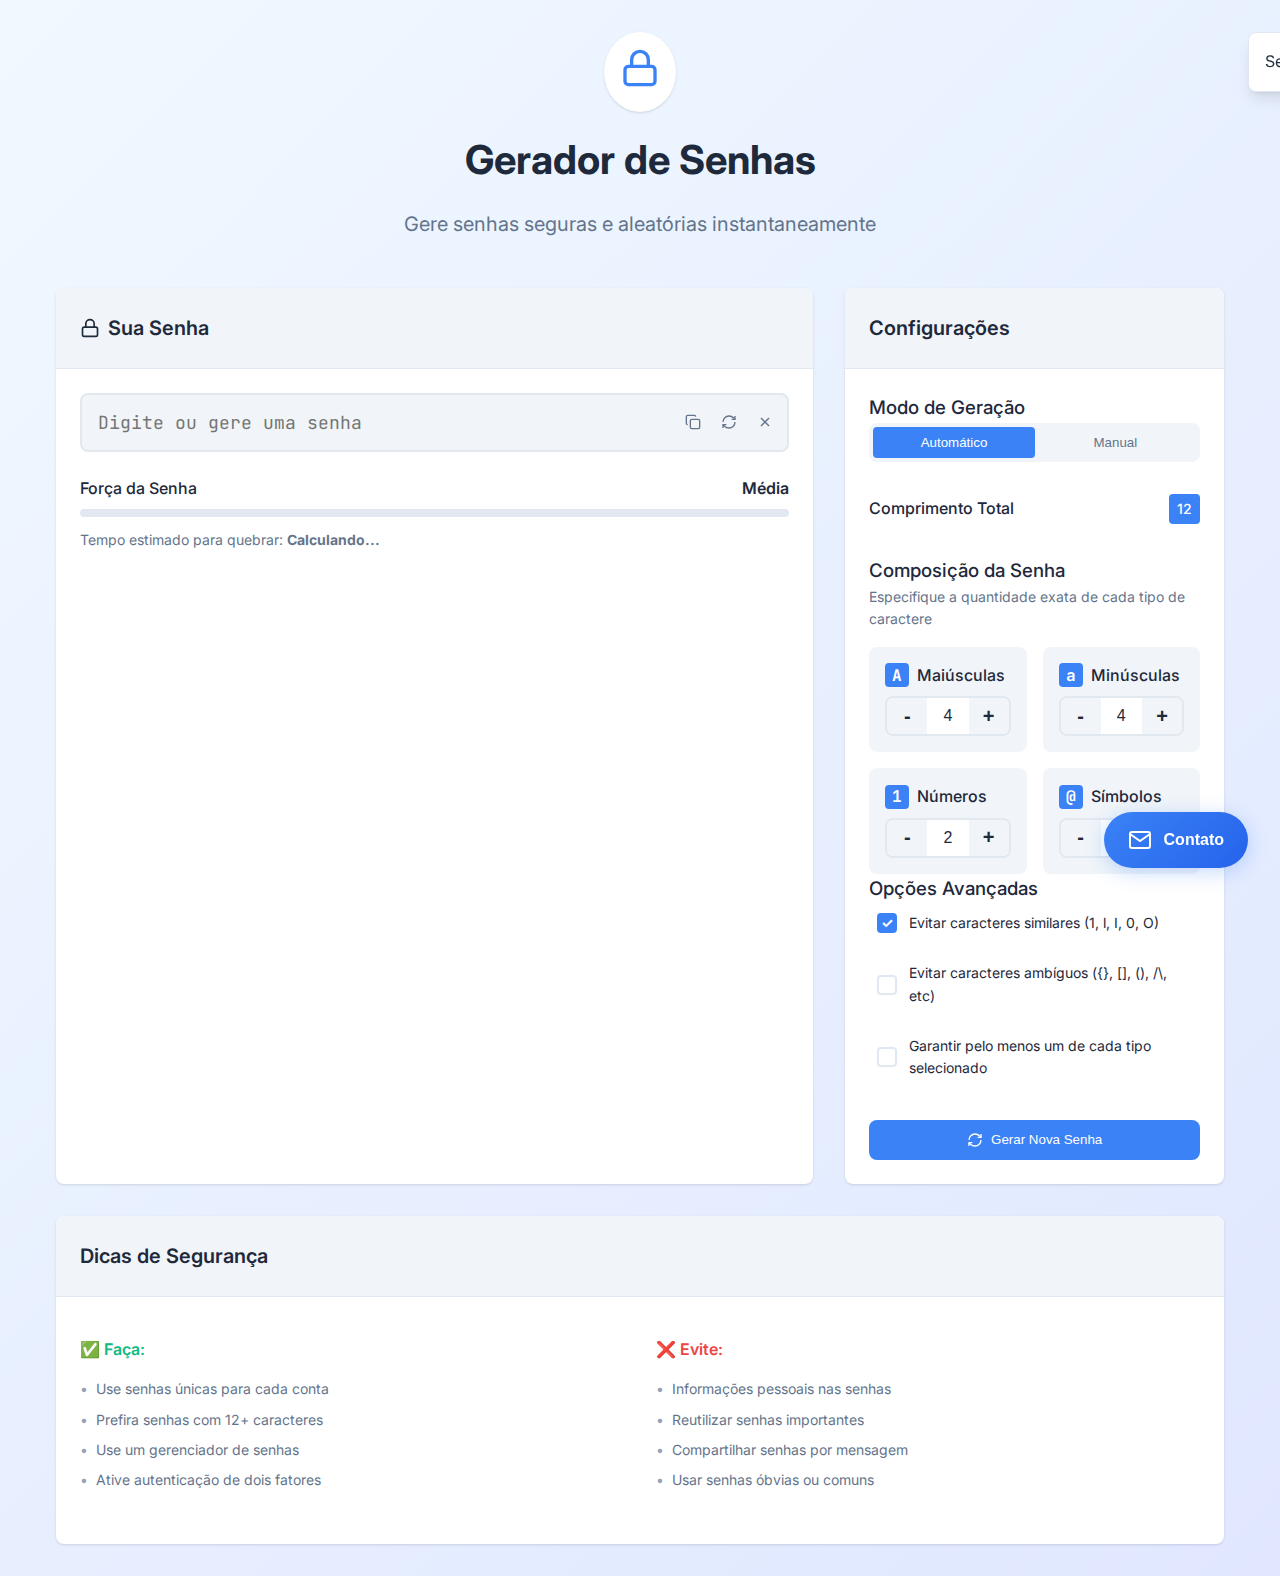
<file: index.html>
<!DOCTYPE html>
<html lang="pt-BR">
<head>
    <meta charset="UTF-8">
    <meta name="viewport" content="width=device-width, initial-scale=1.0">
    <title>Gerador de Senhas Seguras</title>
    <link rel="stylesheet" href="styles.css">
    <link href="https://fonts.googleapis.com/css2?family=Inter:wght@300;400;500;600;700&family=JetBrains+Mono:wght@400;500&display=swap" rel="stylesheet">
</head>
<body>
    <div class="container">
      
        <header class="header">
            <div class="header-content">
                <div class="header-icon">
                    <svg width="40" height="40" viewBox="0 0 24 24" fill="none" stroke="currentColor" stroke-width="2">
                        <rect width="18" height="11" x="3" y="11" rx="2" ry="2"/>
                        <path d="M7 11V7a5 5 0 0 1 10 0v4"/>
                    </svg>
                </div>
                <h1 class="header-title">Gerador de Senhas</h1>
                <p class="header-subtitle">Gere senhas seguras e aleatórias instantaneamente</p>
            </div>
        </header>

        
        <main class="main-content">
            
            <section class="password-card">
                <div class="card-header">
                    <h2 class="card-title">
                        <svg width="20" height="20" viewBox="0 0 24 24" fill="none" stroke="currentColor" stroke-width="2">
                            <rect width="18" height="11" x="3" y="11" rx="2" ry="2"/>
                            <path d="M7 11V7a5 5 0 0 1 10 0v4"/>
                        </svg>
                        Sua Senha
                    </h2>
                </div>
                <div class="card-content">
                    <div class="password-input-container">
                        <input 
                            type="text" 
                            id="password-display" 
                            class="password-input" 
                            placeholder="Digite ou gere uma senha"
                            aria-label="Campo de senha - digite ou gere uma senha"
                        >
                        <div class="password-actions">
                            <button 
                                id="copy-btn" 
                                class="action-btn" 
                                title="Copiar senha"
                                aria-label="Copiar senha para área de transferência"
                            >
                                <svg width="16" height="16" viewBox="0 0 24 24" fill="none" stroke="currentColor" stroke-width="2">
                                    <rect width="14" height="14" x="8" y="8" rx="2" ry="2"/>
                                    <path d="M4 16c-1.1 0-2-.9-2-2V4c0-1.1.9-2 2-2h10c1.1 0 2 .9 2 2"/>
                                </svg>
                            </button>
                            <button 
                                id="generate-btn" 
                                class="action-btn" 
                                title="Gerar nova senha"
                                aria-label="Gerar nova senha"
                            >
                                <svg width="16" height="16" viewBox="0 0 24 24" fill="none" stroke="currentColor" stroke-width="2">
                                    <path d="M3 12a9 9 0 0 1 9-9 9.75 9.75 0 0 1 6.74 2.74L21 8"/>
                                    <path d="M21 3v5h-5"/>
                                    <path d="M21 12a9 9 0 0 1-9 9 9.75 9.75 0 0 1-6.74-2.74L3 16"/>
                                    <path d="M8 16H3v5"/>
                                </svg>
                            </button>
                            <button 
                                id="clear-btn" 
                                class="action-btn" 
                                title="Limpar senha"
                                aria-label="Limpar campo de senha"
                            >
                                <svg width="16" height="16" viewBox="0 0 24 24" fill="none" stroke="currentColor" stroke-width="2">
                                    <path d="M18 6L6 18"/>
                                    <path d="M6 6l12 12"/>
                                </svg>
                            </button>
                        </div>
                    </div>

                    <div class="strength-container">
                        <div class="strength-header">
                            <span class="strength-label">Força da Senha</span>
                            <span id="strength-text" class="strength-value">Média</span>
                        </div>
                        <div class="strength-bar">
                            <div id="strength-fill" class="strength-fill" role="progressbar" aria-valuenow="50" aria-valuemin="0" aria-valuemax="100"></div>
                        </div>
                        <p id="crack-time" class="crack-time">Tempo estimado para quebrar: <strong>Calculando...</strong></p>
                    </div>
                </div>
            </section>

            <section class="settings-card">
                <div class="card-header">
                    <h2 class="card-title">Configurações</h2>
                </div>
                <div class="card-content">
                    <div class="setting-group">
                        <h3 class="setting-label">Modo de Geração</h3>
                        <div class="mode-toggle">
                            <button id="auto-mode" class="mode-btn active">Automático</button>
                            <button id="manual-mode" class="mode-btn">Manual</button>
                        </div>
                    </div>

                    <div id="auto-settings" class="mode-settings">
                        <div class="setting-group">
                            <div class="setting-header">
                                <label class="setting-label">Comprimento Total</label>
                                <span id="total-length" class="setting-value">12</span>
                            </div>
                        </div>

                    
                        <div class="setting-group">
                            <h3 class="setting-label">Composição da Senha</h3>
                            <p class="setting-description">Especifique a quantidade exata de cada tipo de caractere</p>
                            
                            <div class="char-inputs">
                                <div class="char-input-group">
                                    <label for="uppercase-count" class="char-label">
                                        <span class="char-icon">A</span>
                                        Maiúsculas
                                    </label>
                                    <div class="number-input">
                                        <button type="button" class="number-btn minus" data-target="uppercase-count">-</button>
                                        <input type="number" id="uppercase-count" class="char-count" value="4" min="0" max="50" aria-label="Quantidade de letras maiúsculas">
                                        <button type="button" class="number-btn plus" data-target="uppercase-count">+</button>
                                    </div>
                                </div>
                                
                                <div class="char-input-group">
                                    <label for="lowercase-count" class="char-label">
                                        <span class="char-icon">a</span>
                                        Minúsculas
                                    </label>
                                    <div class="number-input">
                                        <button type="button" class="number-btn minus" data-target="lowercase-count">-</button>
                                        <input type="number" id="lowercase-count" class="char-count" value="4" min="0" max="50" aria-label="Quantidade de letras minúsculas">
                                        <button type="button" class="number-btn plus" data-target="lowercase-count">+</button>
                                    </div>
                                </div>
                                
                                <div class="char-input-group">
                                    <label for="numbers-count" class="char-label">
                                        <span class="char-icon">1</span>
                                        Números
                                    </label>
                                    <div class="number-input">
                                        <button type="button" class="number-btn minus" data-target="numbers-count">-</button>
                                        <input type="number" id="numbers-count" class="char-count" value="2" min="0" max="50" aria-label="Quantidade de números">
                                        <button type="button" class="number-btn plus" data-target="numbers-count">+</button>
                                    </div>
                                </div>
                                
                                <div class="char-input-group">
                                    <label for="symbols-count" class="char-label">
                                        <span class="char-icon">@</span>
                                        Símbolos
                                    </label>
                                    <div class="number-input">
                                        <button type="button" class="number-btn minus" data-target="symbols-count">-</button>
                                        <input type="number" id="symbols-count" class="char-count" value="2" min="0" max="50" aria-label="Quantidade de símbolos">
                                        <button type="button" class="number-btn plus" data-target="symbols-count">+</button>
                                    </div>
                                </div>
                            </div>
                        </div>
                    </div>

                    <div id="manual-settings" class="mode-settings" style="display: none;">
                        <div class="setting-group">
                            <h3 class="setting-label">Modo Manual</h3>
                            <p class="setting-description">Digite sua própria senha no campo acima. A análise de força será feita automaticamente.</p>
                        </div>
                    </div>

                    <div class="setting-group">
                        <h3 class="setting-label">Opções Avançadas</h3>
                        <div class="checkbox-group">
                            <label class="checkbox-item">
                                <input type="checkbox" id="avoid-similar" checked>
                                <span class="checkmark"></span>
                                <span class="checkbox-label">Evitar caracteres similares (1, l, I, 0, O)</span>
                            </label>
                            <label class="checkbox-item">
                                <input type="checkbox" id="avoid-ambiguous">
                                <span class="checkmark"></span>
                                <span class="checkbox-label">Evitar caracteres ambíguos ({}, [], (), /\, etc)</span>
                            </label>
                            <label class="checkbox-item">
                                <input type="checkbox" id="ensure-each-type">
                                <span class="checkmark"></span>
                                <span class="checkbox-label">Garantir pelo menos um de cada tipo selecionado</span>
                            </label>
                        </div>
                    </div>

                    <div id="error-message" class="error-message" role="alert" style="display: none;">
                        Selecione pelo menos um caractere
                    </div>

                    <button id="generate-new-btn" class="generate-btn">
                        <svg width="16" height="16" viewBox="0 0 24 24" fill="none" stroke="currentColor" stroke-width="2">
                            <path d="M3 12a9 9 0 0 1 9-9 9.75 9.75 0 0 1 6.74 2.74L21 8"/>
                            <path d="M21 3v5h-5"/>
                            <path d="M21 12a9 9 0 0 1-9 9 9.75 9.75 0 0 1-6.74-2.74L3 16"/>
                            <path d="M8 16H3v5"/>
                        </svg>
                        Gerar Nova Senha
                    </button>
                </div>
            </section>
        </main>

        <section class="tips-card">
            <div class="card-header">
                <h2 class="card-title">Dicas de Segurança</h2>
            </div>
            <div class="card-content">
                <div class="tips-grid">
                    <div class="tips-column">
                        <h4 class="tips-title good">✅ Faça:</h4>
                        <ul class="tips-list">
                            <li>Use senhas únicas para cada conta</li>
                            <li>Prefira senhas com 12+ caracteres</li>
                            <li>Use um gerenciador de senhas</li>
                            <li>Ative autenticação de dois fatores</li>
                        </ul>
                    </div>
                    <div class="tips-column">
                        <h4 class="tips-title bad">❌ Evite:</h4>
                        <ul class="tips-list">
                            <li>Informações pessoais nas senhas</li>
                            <li>Reutilizar senhas importantes</li>
                            <li>Compartilhar senhas por mensagem</li>
                            <li>Usar senhas óbvias ou comuns</li>
                        </ul>
                    </div>
                </div>
            </div>
        </section>

        <div id="toast" class="toast" role="alert" aria-live="polite">
            <div class="toast-content">
                <span id="toast-message">Senha copiada!</span>
                <button id="toast-close" class="toast-close" aria-label="Fechar notificação">×</button>
            </div>
        </div>
    </div>

    <div class="floating-contact">
        <button class="floating-contact-btn" onclick="window.location.href='contato.html'" aria-label="Entre em contato">
            <svg width="24" height="24" viewBox="0 0 24 24" fill="none" stroke="currentColor" stroke-width="2">
                <path d="M4 4h16c1.1 0 2 .9 2 2v12c0 1.1-.9 2-2 2H4c-1.1 0-2-.9-2-2V6c0-1.1.9-2 2-2z"/>
                <polyline points="22,6 12,13 2,6"/>
            </svg>
            <span class="floating-contact-text">Contato</span>
        </button>
    </div>

    <script src="xn.js"></script>
</body>
</html>
</file>
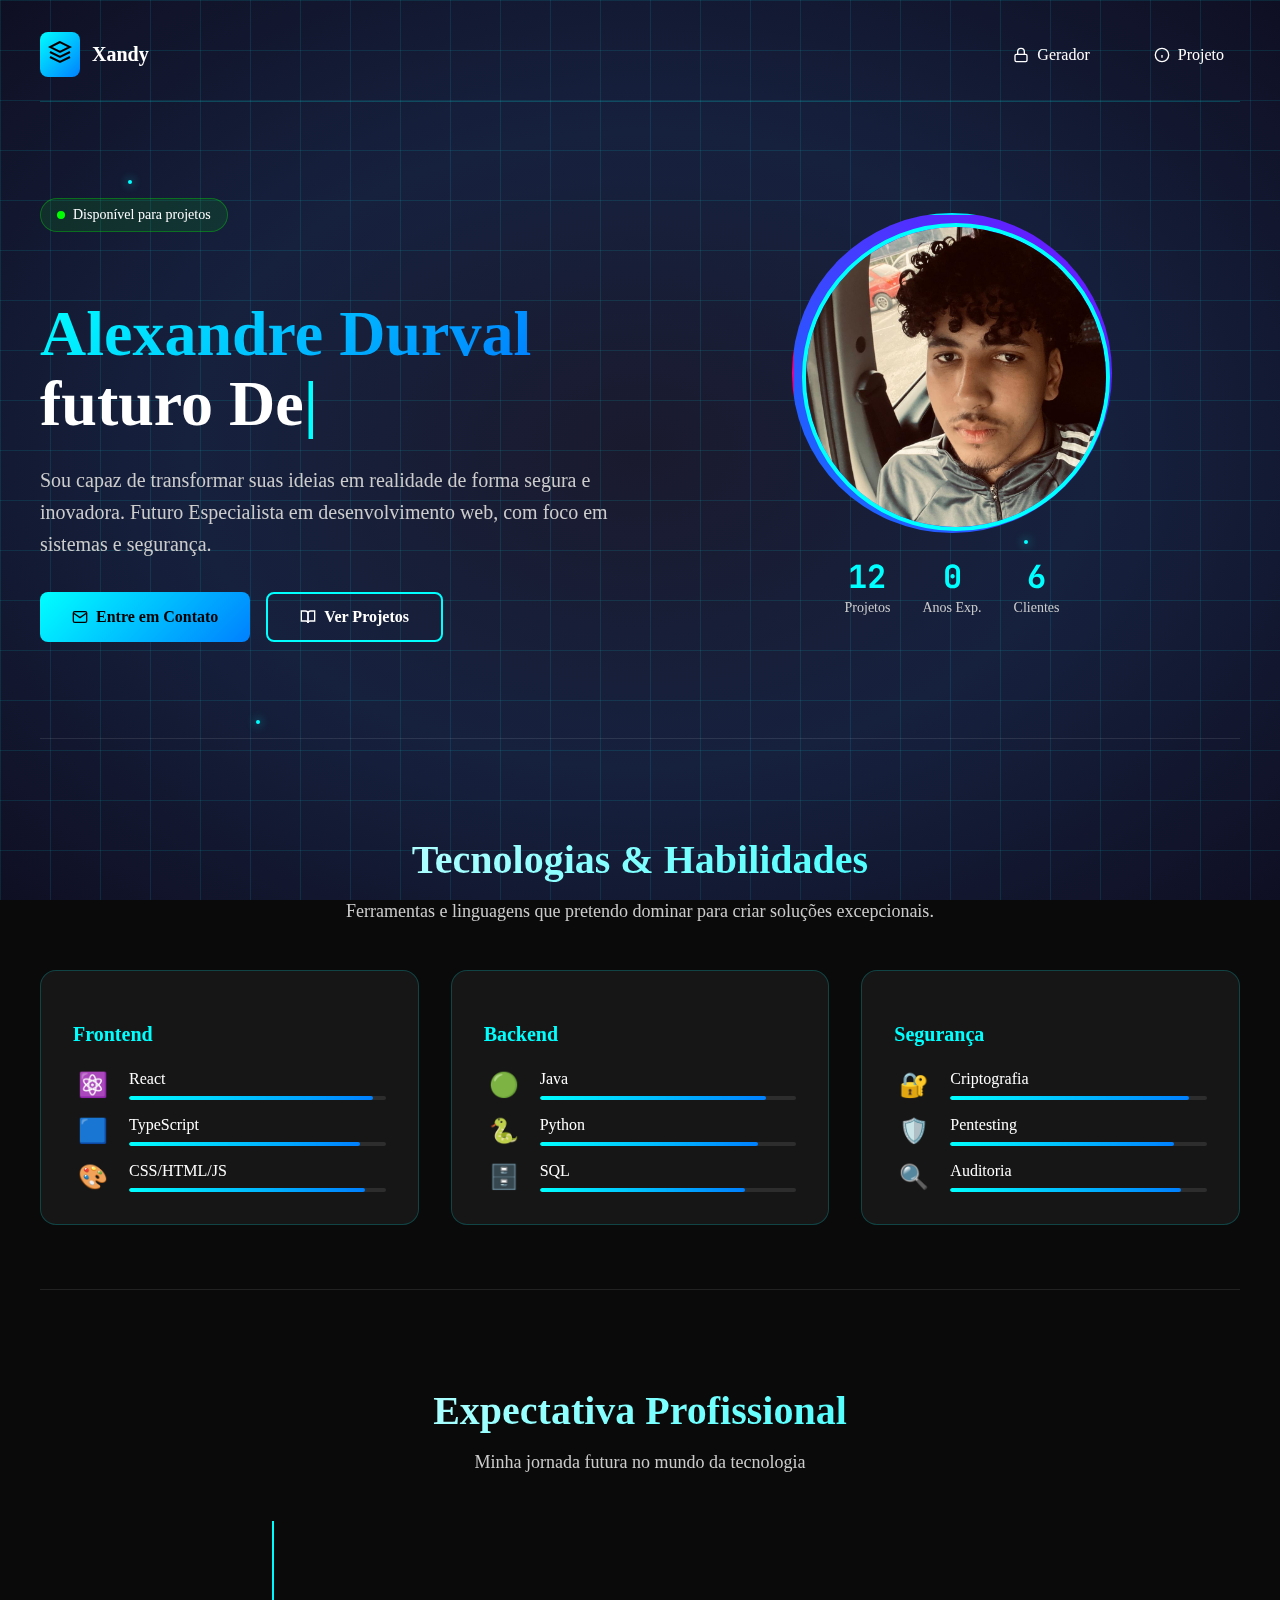
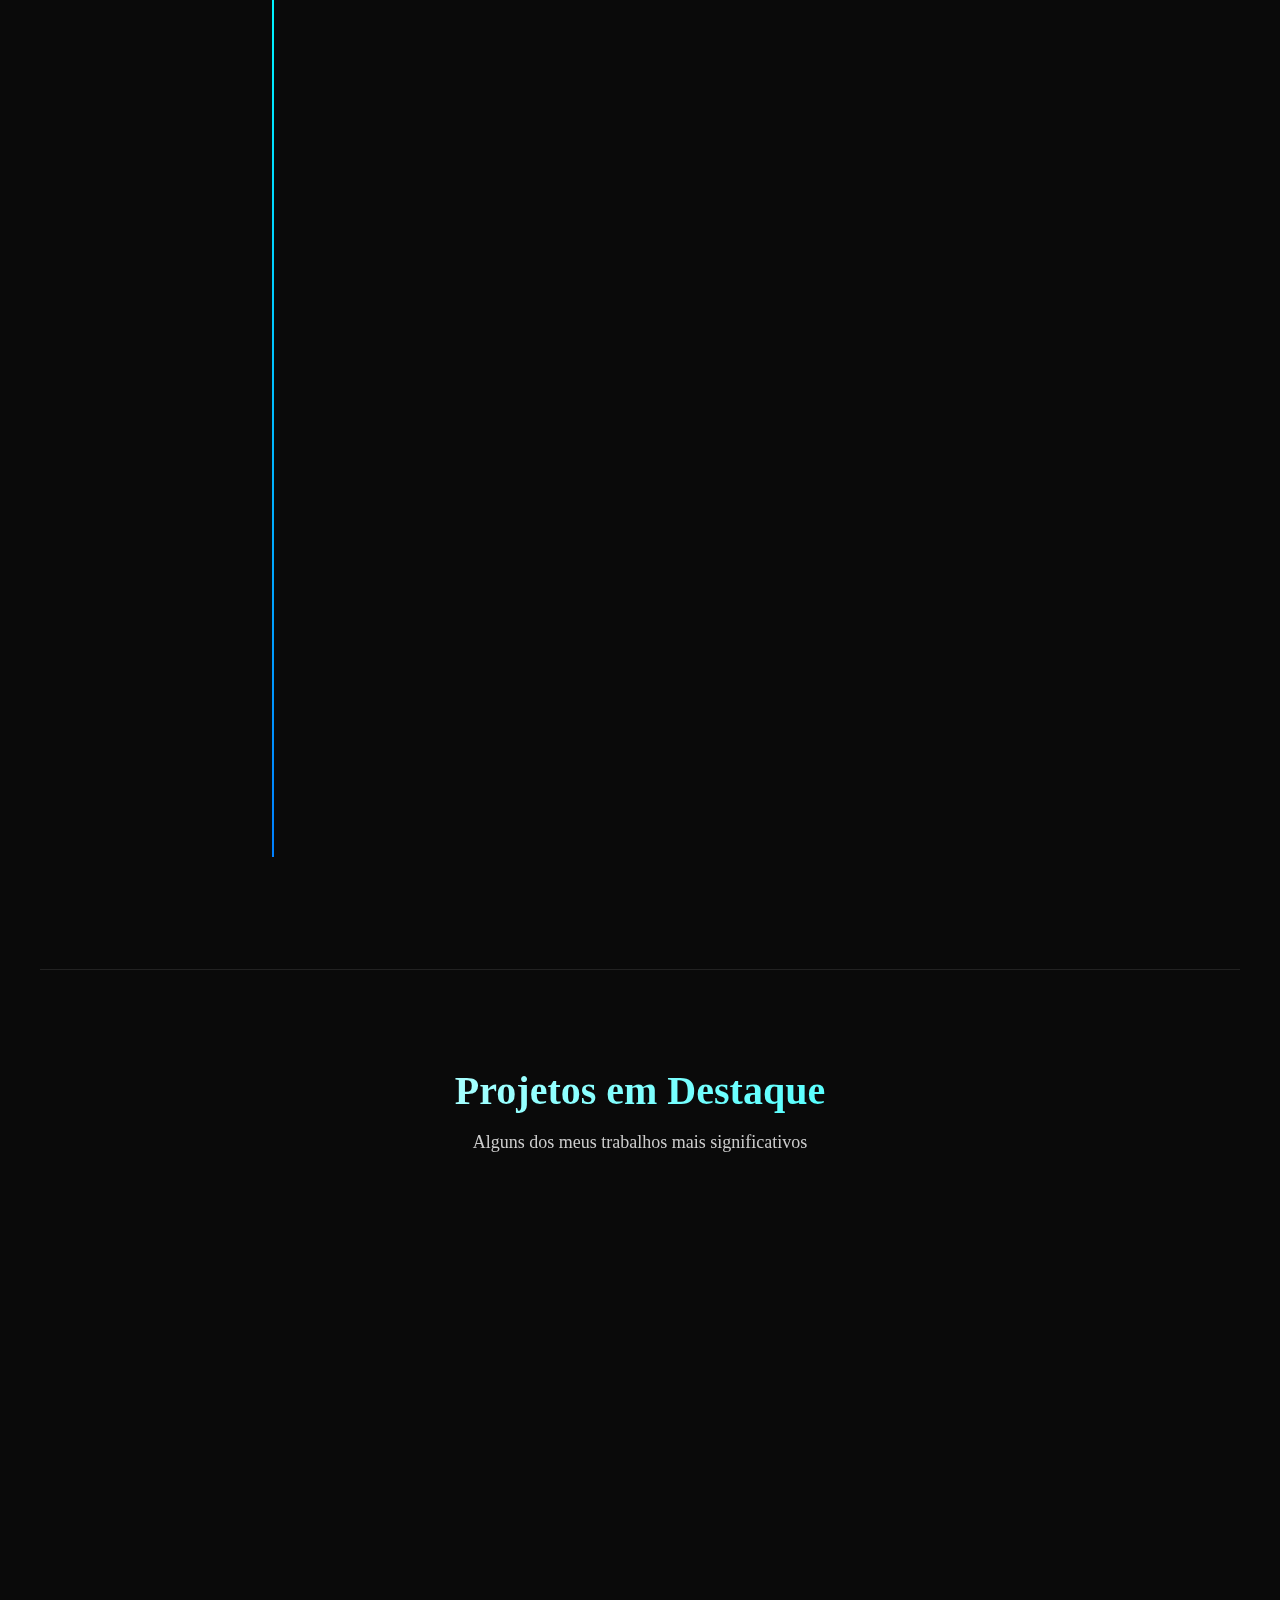
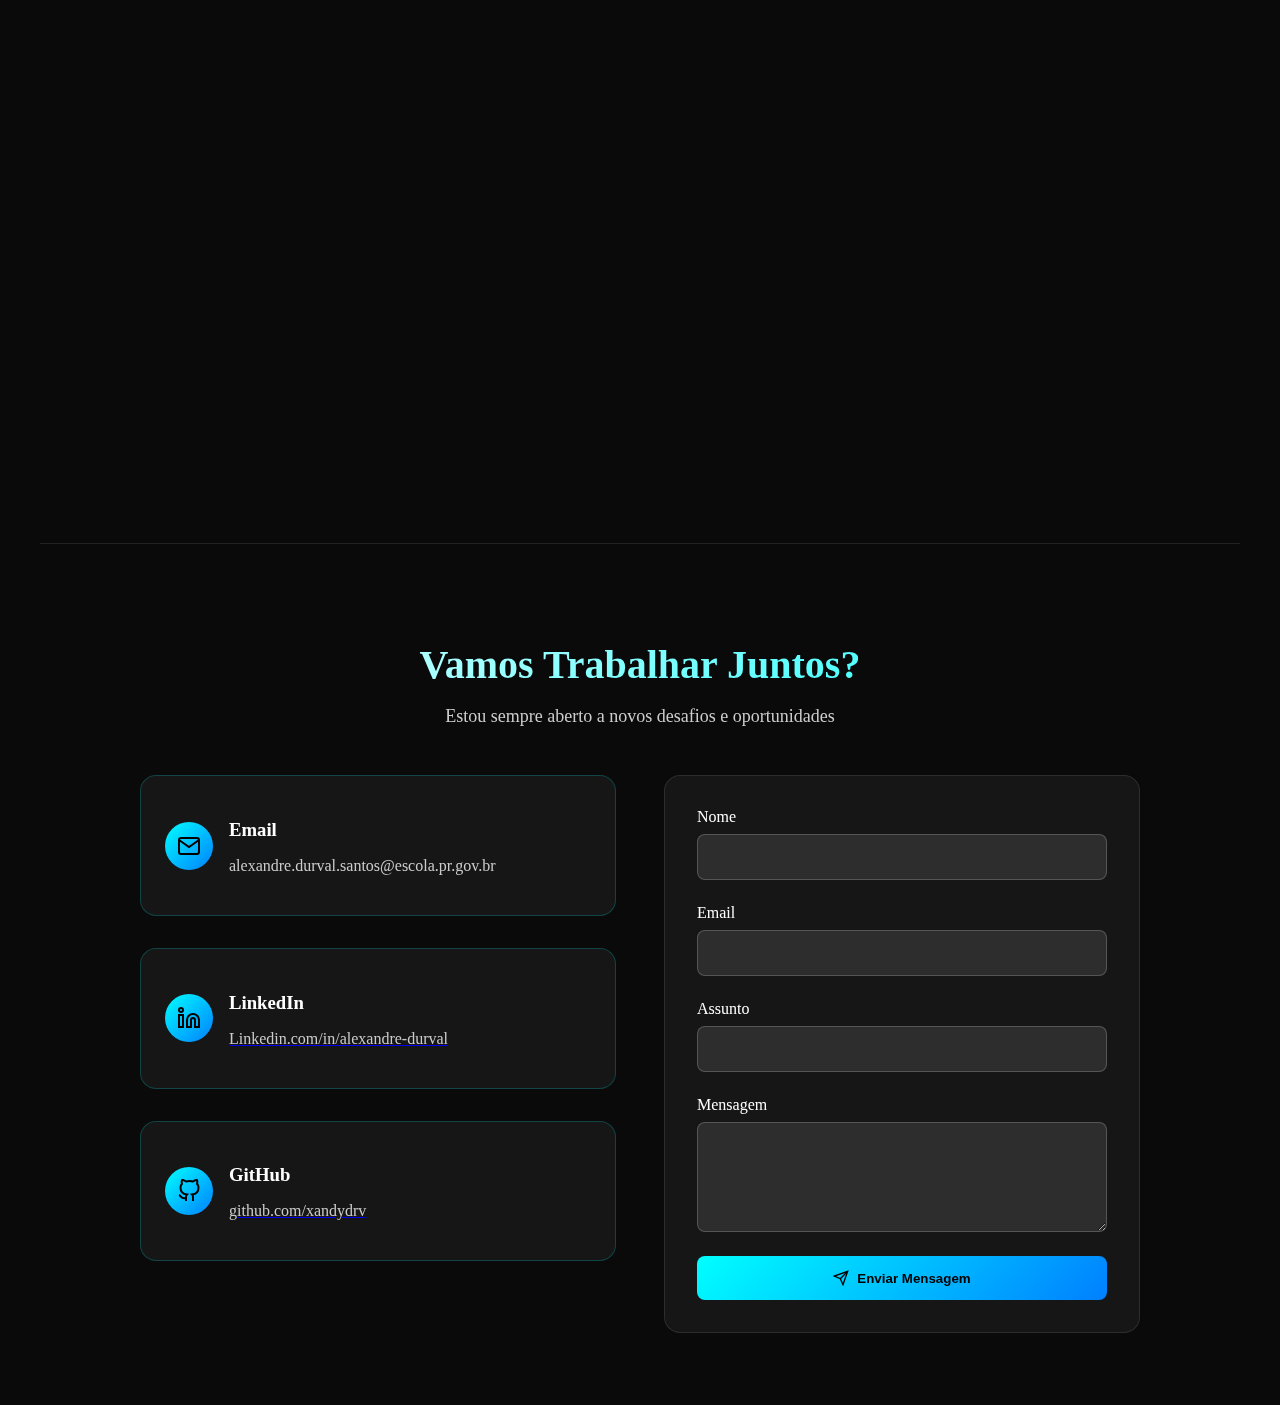
<file: 2.html>
<!DOCTYPE html>
<html lang="pt-BR">
<head>
    <meta charset="UTF-8">
    <meta name="viewport" content="width=device-width, initial-scale=1.0">
    <title>Xandy drv</title>
   
    <link href="https://fonts.googleapis.com/css2?family=Inter:wght@300;400;500;600;700;800&family=JetBrains+Mono:wght@300;400;500;600&display=swap" rel="stylesheet">
</head>
<style>

.tech-theme {
  background: #0a0a0a;
  color: #ffffff;
  overflow-x: hidden;
}


.tech-background {
  position: fixed;
  top: 0;
  left: 0;
  width: 100%;
  height: 100%;
  z-index: -1;
  background: radial-gradient(ellipse at center, #1a1a2e 0%, #16213e 50%, #0f0f23 100%);
}

.grid-overlay {
  position: absolute;
  top: 0;
  left: 0;
  width: 100%;
  height: 100%;
  background-image: linear-gradient(rgba(0, 255, 255, 0.1) 1px, transparent 1px),
    linear-gradient(90deg, rgba(0, 255, 255, 0.1) 1px, transparent 1px);
  background-size: 50px 50px;
  animation: gridMove 20s linear infinite;
}

@keyframes gridMove {
  0% {
    transform: translate(0, 0);
  }
  100% {
    transform: translate(50px, 50px);
  }
}

.floating-elements {
  position: absolute;
  width: 100%;
  height: 100%;
}

.floating-element {
  position: absolute;
  width: 4px;
  height: 4px;
  background: #00ffff;
  border-radius: 50%;
  box-shadow: 0 0 10px #00ffff;
  animation: float var(--duration) linear infinite;
  animation-delay: var(--delay);
}

.floating-element:nth-child(1) {
  top: 20%;
  left: 10%;
}
.floating-element:nth-child(2) {
  top: 60%;
  left: 80%;
}
.floating-element:nth-child(3) {
  top: 80%;
  left: 20%;
}
.floating-element:nth-child(4) {
  top: 30%;
  left: 70%;
}

@keyframes float {
  0%,
  100% {
    transform: translateY(0px) rotate(0deg);
    opacity: 0;
  }
  10%,
  90% {
    opacity: 1;
  }
  50% {
    transform: translateY(-20px) rotate(180deg);
  }
}

.tech-container {
  position: relative;
  z-index: 1;
  max-width: 1200px;
  margin: 0 auto;
  padding: 0 1rem;
}

.tech-nav {
  display: flex;
  justify-content: space-between;
  align-items: center;
  padding: 1.5rem 0;
  border-bottom: 1px solid rgba(0, 255, 255, 0.2);
  margin-bottom: 2rem;
}

.nav-brand {
  display: flex;
  align-items: center;
  gap: 0.75rem;
  font-weight: 600;
  font-size: 1.25rem;
}

.brand-icon {
  padding: 0.5rem;
  background: linear-gradient(135deg, #00ffff, #0080ff);
  border-radius: 0.5rem;
  color: #000;
}

.nav-links {
  display: flex;
  gap: 2rem;
}

.nav-link {
  display: flex;
  align-items: center;
  gap: 0.5rem;
  color: #ffffff;
  text-decoration: none;
  transition: all 0.3s ease;
  padding: 0.5rem 1rem;
  border-radius: 0.5rem;
}

.nav-link:hover {
  color: #00ffff;
  background: rgba(0, 255, 255, 0.1);
}


.hero-section {
  padding: 4rem 0 6rem;
}

.hero-content {
  display: grid;
  grid-template-columns: 1fr;
  gap: 3rem;
  align-items: center;
}

@media (min-width: 768px) {
  .hero-content {
    grid-template-columns: 1fr 1fr;
  }
}

.hero-badge {
  display: inline-flex;
  align-items: center;
  gap: 0.5rem;
  padding: 0.5rem 1rem;
  background: rgba(0, 255, 0, 0.1);
  border: 1px solid rgba(0, 255, 0, 0.3);
  border-radius: 2rem;
  font-size: 0.875rem;
  margin-bottom: 1.5rem;
}

.status-dot {
  width: 8px;
  height: 8px;
  background: #00ff00;
  border-radius: 50%;
  animation: pulse 2s infinite;
}

@keyframes pulse {
  0%,
  100% {
    opacity: 1;
  }
  50% {
    opacity: 0.5;
  }
}

.hero-title {
  font-size: 3rem;
  font-weight: 800;
  line-height: 1.1;
  margin-bottom: 1.5rem;
}

@media (min-width: 768px) {
  .hero-title {
    font-size: 4rem;
  }
}

.gradient-text {
  background: linear-gradient(135deg, #00ffff, #0080ff, #8000ff);
  background-clip: text;
  -webkit-background-clip: text;
  -webkit-text-fill-color: transparent;
  background-size: 200% 200%;
  animation: gradientShift 3s ease-in-out infinite;
}

@keyframes gradientShift {
  0%,
  100% {
    background-position: 0% 50%;
  }
  50% {
    background-position: 100% 50%;
  }
}

.typing-text {
  color: #ffffff;
  position: relative;
}

.typing-text::after {
  content: "|";
  color: #00ffff;
  animation: blink 1s infinite;
}

@keyframes blink {
  0%,
  50% {
    opacity: 1;
  }
  51%,
  100% {
    opacity: 0;
  }
}

.hero-description {
  font-size: 1.25rem;
  color: #cccccc;
  line-height: 1.6;
  margin-bottom: 2rem;
}

.hero-actions {
  display: flex;
  flex-direction: column;
  gap: 1rem;
}

@media (min-width: 640px) {
  .hero-actions {
    flex-direction: row;
  }
}

.btn-primary,
.btn-secondary {
  display: inline-flex;
  align-items: center;
  justify-content: center;
  gap: 0.5rem;
  padding: 0.875rem 2rem;
  border-radius: 0.5rem;
  font-weight: 600;
  text-decoration: none;
  transition: all 0.3s ease;
  border: none;
  cursor: pointer;
}

.btn-primary {
  background: linear-gradient(135deg, #00ffff, #0080ff);
  color: #000000;
}

.btn-primary:hover {
  transform: translateY(-2px);
  box-shadow: 0 10px 25px rgba(0, 255, 255, 0.3);
}

.btn-secondary {
  background: transparent;
  color: #ffffff;
  border: 2px solid #00ffff;
}

.btn-secondary:hover {
  background: rgba(0, 255, 255, 0.1);
  transform: translateY(-2px);
}


.hero-visual {
  display: flex;
  justify-content: center;
  align-items: center;
}

.profile-container {
  position: relative;
  display: flex;
  flex-direction: column;
  align-items: center;
}

.profile-image {
  position: relative;
  width: 300px;
  height: 300px;
  margin-bottom: 2rem;
}

.profile-img {
  width: 100%;
  height: 100%;
  border-radius: 50%;
  object-fit: cover;
  border: 4px solid #00ffff;
}

.profile-ring {
  position: absolute;
  top: -10px;
  left: -10px;
  right: -10px;
  bottom: -10px;
  border: 2px solid transparent;
  border-radius: 50%;
  background: linear-gradient(45deg, #00ffff, #0080ff, #8000ff, #ff0080);
  background-size: 400% 400%;
  animation: ringRotate 3s linear infinite;
  z-index: -1;
}

@keyframes ringRotate {
  0% {
    background-position: 0% 50%;
  }
  100% {
    background-position: 100% 50%;
  }
}

.tech-stats {
  display: flex;
  gap: 2rem;
}

.stat-item {
  text-align: center;
}

.stat-number {
  display: block;
  font-size: 2rem;
  font-weight: 700;
  color: #00ffff;
  font-family: "JetBrains Mono", monospace;
}

.stat-label {
  font-size: 0.875rem;
  color: #cccccc;
}


.skills-section,
.experience-section,
.portfolio-section,
.contact-section {
  padding: 4rem 0;
  border-top: 1px solid rgba(255, 255, 255, 0.1);
}

.section-header {
  text-align: center;
  margin-bottom: 3rem;
}

.section-title {
  font-size: 2.5rem;
  font-weight: 700;
  margin-bottom: 1rem;
  background: linear-gradient(135deg, #ffffff, #00ffff);
  background-clip: text;
  -webkit-background-clip: text;
  -webkit-text-fill-color: transparent;
}

.section-subtitle {
  font-size: 1.125rem;
  color: #cccccc;
}


.skills-grid {
  display: grid;
  grid-template-columns: 1fr;
  gap: 2rem;
}

@media (min-width: 768px) {
  .skills-grid {
    grid-template-columns: repeat(3, 1fr);
  }
}

.skill-category {
  background: rgba(255, 255, 255, 0.05);
  border: 1px solid rgba(0, 255, 255, 0.2);
  border-radius: 1rem;
  padding: 2rem;
  backdrop-filter: blur(10px);
}

.category-title {
  font-size: 1.25rem;
  font-weight: 600;
  margin-bottom: 1.5rem;
  color: #00ffff;
}

.skills-list {
  display: flex;
  flex-direction: column;
  gap: 1rem;
}

.skill-item {
  display: flex;
  align-items: center;
  gap: 1rem;
}

.skill-icon {
  font-size: 1.5rem;
  width: 2.5rem;
  text-align: center;
}

.skill-info {
  flex: 1;
}

.skill-name {
  display: block;
  font-weight: 500;
  margin-bottom: 0.5rem;
}

.skill-bar {
  width: 100%;
  height: 4px;
  background: rgba(255, 255, 255, 0.1);
  border-radius: 2px;
  overflow: hidden;
}

.skill-progress {
  height: 100%;
  background: linear-gradient(90deg, #00ffff, #0080ff);
  width: var(--progress);
  border-radius: 2px;
  animation: progressFill 2s ease-out;
}

@keyframes progressFill {
  from {
    width: 0;
  }
  to {
    width: var(--progress);
  }
}


.timeline {
  position: relative;
  max-width: 800px;
  margin: 0 auto;
}

.timeline::before {
  content: "";
  position: absolute;
  left: 2rem;
  top: 0;
  bottom: 0;
  width: 2px;
  background: linear-gradient(180deg, #00ffff, #0080ff);
}

.timeline-item {
  position: relative;
  margin-bottom: 3rem;
  padding-left: 5rem;
}

.timeline-marker {
  position: absolute;
  left: 1.25rem;
  top: 0.5rem;
  width: 1.5rem;
  height: 1.5rem;
  background: #00ffff;
  border-radius: 50%;
  border: 4px solid #0a0a0a;
  box-shadow: 0 0 10px #00ffff;
}

.timeline-content {
  background: rgba(255, 255, 255, 0.05);
  border: 1px solid rgba(0, 255, 255, 0.2);
  border-radius: 1rem;
  padding: 2rem;
  backdrop-filter: blur(10px);
}

.timeline-header {
  margin-bottom: 1rem;
}

.timeline-header h3 {
  font-size: 1.25rem;
  font-weight: 600;
  color: #ffffff;
  margin-bottom: 0.25rem;
}

.timeline-company {
  color: #00ffff;
  font-weight: 500;
  margin-right: 1rem;
}

.timeline-period {
  color: #cccccc;
  font-size: 0.875rem;
}

.timeline-description {
  color: #cccccc;
  line-height: 1.6;
  margin-bottom: 1rem;
}

.timeline-tags {
  display: flex;
  flex-wrap: wrap;
  gap: 0.5rem;
}

.tag {
  padding: 0.25rem 0.75rem;
  background: rgba(0, 255, 255, 0.2);
  color: #00ffff;
  border-radius: 1rem;
  font-size: 0.75rem;
  font-weight: 500;
}


.portfolio-grid {
  display: grid;
  grid-template-columns: 1fr;
  gap: 2rem;
}

@media (min-width: 768px) {
  .portfolio-grid {
    grid-template-columns: repeat(2, 1fr);
  }
}

@media (min-width: 1024px) {
  .portfolio-grid {
    grid-template-columns: repeat(3, 1fr);
  }
}

.project-card {
  background: rgba(255, 255, 255, 0.05);
  border: 1px solid rgba(255, 255, 255, 0.1);
  border-radius: 1rem;
  overflow: hidden;
  transition: all 0.3s ease;
  backdrop-filter: blur(10px);
}

.project-card:hover {
  transform: translateY(-10px);
  box-shadow: 0 20px 40px rgba(0, 255, 255, 0.2);
}

.project-card.featured {
  grid-column: 1 / -1;
}

@media (min-width: 1024px) {
  .project-card.featured {
    grid-column: span 2;
  }
}

.project-image {
  position: relative;
  height: 200px;
  overflow: hidden;
}

.project-bg {
  width: 100%;
  height: 100%;
  display: flex;
  align-items: center;
  justify-content: center;
}

.project-overlay {
  position: absolute;
  top: 0;
  left: 0;
  right: 0;
  bottom: 0;
  background: rgba(0, 0, 0, 0.8);
  display: flex;
  align-items: center;
  justify-content: center;
  opacity: 0;
  transition: all 0.3s ease;
}

.project-card:hover .project-overlay {
  opacity: 1;
}

.project-links {
  display: flex;
  gap: 1rem;
}

.project-link {
  display: flex;
  align-items: center;
  justify-content: center;
  width: 3rem;
  height: 3rem;
  background: #00ffff;
  color: #000;
  border-radius: 50%;
  text-decoration: none;
  transition: all 0.3s ease;
}

.project-link:hover {
  transform: scale(1.1);
}

.project-content {
  padding: 2rem;
}

.project-title {
  font-size: 1.25rem;
  font-weight: 600;
  margin-bottom: 1rem;
  color: #ffffff;
}

.project-description {
  color: #cccccc;
  line-height: 1.6;
  margin-bottom: 1.5rem;
}

.project-tech {
  display: flex;
  flex-wrap: wrap;
  gap: 0.5rem;
}

.tech-tag {
  padding: 0.25rem 0.75rem;
  background: rgba(0, 128, 255, 0.2);
  color: #0080ff;
  border-radius: 1rem;
  font-size: 0.75rem;
  font-weight: 500;
}


.contact-content {
  display: grid;
  grid-template-columns: 1fr;
  gap: 3rem;
  max-width: 1000px;
  margin: 0 auto;
}

@media (min-width: 768px) {
  .contact-content {
    grid-template-columns: 1fr 1fr;
  }
}

.contact-info {
  display: flex;
  flex-direction: column;
  gap: 2rem;
}

.contact-item {
  display: flex;
  align-items: center;
  gap: 1rem;
  padding: 1.5rem;
  background: rgba(255, 255, 255, 0.05);
  border: 1px solid rgba(0, 255, 255, 0.2);
  border-radius: 1rem;
  backdrop-filter: blur(10px);
}

.contact-icon {
  display: flex;
  align-items: center;
  justify-content: center;
  width: 3rem;
  height: 3rem;
  background: linear-gradient(135deg, #00ffff, #0080ff);
  color: #000;
  border-radius: 50%;
}

.contact-details h3 {
  font-weight: 600;
  margin-bottom: 0.25rem;
  color: #ffffff;
}

.contact-details p {
  color: #cccccc;
}

.contact-form {
  background: rgba(255, 255, 255, 0.05);
  border: 1px solid rgba(255, 255, 255, 0.1);
  border-radius: 1rem;
  padding: 2rem;
  backdrop-filter: blur(10px);
}

.form {
  display: flex;
  flex-direction: column;
  gap: 1.5rem;
}

.form-group {
  display: flex;
  flex-direction: column;
  gap: 0.5rem;
}

.form-group label {
  font-weight: 500;
  color: #ffffff;
}

.form-group input,
.form-group textarea {
  padding: 0.875rem;
  background: rgba(255, 255, 255, 0.1);
  border: 1px solid rgba(255, 255, 255, 0.2);
  border-radius: 0.5rem;
  color: #ffffff;
  font-family: inherit;
  transition: all 0.3s ease;
}

.form-group input:focus,
.form-group textarea:focus {
  outline: none;
  border-color: #00ffff;
  box-shadow: 0 0 0 3px rgba(0, 255, 255, 0.1);
}

.form-group input::placeholder,
.form-group textarea::placeholder {
  color: #888888;
}

@media (max-width: 768px) {
  .hero-title {
    font-size: 2.5rem;
  }

  .section-title {
    font-size: 2rem;
  }

  .timeline::before {
    left: 1rem;
  }

  .timeline-item {
    padding-left: 3rem;
  }

  .timeline-marker {
    left: 0.25rem;
  }
}

</style>
<body class="tech-theme">
    <div class="tech-background">
        <div class="grid-overlay"></div>
        <div class="floating-elements">
            <div class="floating-element" style="--delay: 0s; --duration: 20s;"></div>
            <div class="floating-element" style="--delay: 5s; --duration: 25s;"></div>
            <div class="floating-element" style="--delay: 10s; --duration: 30s;"></div>
            <div class="floating-element" style="--delay: 15s; --duration: 22s;"></div>
        </div>
    </div>

    <div class="container tech-container">
        <nav class="tech-nav">
            <div class="nav-brand">
                <div class="brand-icon">
                    <svg width="24" height="24" viewBox="0 0 24 24" fill="none" stroke="currentColor" stroke-width="2">
                        <polygon points="12 2 2 7 12 12 22 7 12 2"/>
                        <polyline points="2 17 12 22 22 17"/>
                        <polyline points="2 12 12 17 22 12"/>
                    </svg>
                </div>
                <span>Xandy</span>
            </div>
            <div class="nav-links">
                <a href="index.html" class="nav-link">
                    <svg width="16" height="16" viewBox="0 0 24 24" fill="none" stroke="currentColor" stroke-width="2">
                        <rect width="18" height="11" x="3" y="11" rx="2" ry="2"/>
                        <path d="M7 11V7a5 5 0 0 1 10 0v4"/>
                    </svg>
                    Gerador
                </a>
                <a href="2.html" class="nav-link">
                    <svg width="16" height="16" viewBox="0 0 24 24" fill="none" stroke="currentColor" stroke-width="2">
                        <circle cx="12" cy="12" r="10"/>
                        <path d="M12 16v-4"/>
                        <path d="M12 8h.01"/>
                    </svg>
                    Projeto
                </a>
            </div>
        </nav>

        <section class="hero-section">
            <div class="hero-content">
                <div class="hero-text">
                    <div class="hero-badge">
                        <span class="status-dot"></span>
                        Disponível para projetos
                    </div>
                    <h1 class="hero-title">
                        <span class="gradient-text">Alexandre Durval</span>
                        <br>
                        <span class="typing-text" data-text="futuro Desenvolvedor Full Stack,Futuro Especialista em Sistemas,Futuro Desenvolvedor de Software"></span>
                    </h1>
                    <p class="hero-description">
                        Sou capaz de transformar suas ideias em realidade de forma segura e inovadora. 
                        Futuro Especialista em desenvolvimento web, com foco em sistemas e segurança.
                    </p>
                    <div class="hero-actions">
                        <a href="#contato" class="btn-primary">
                            <svg width="16" height="16" viewBox="0 0 24 24" fill="none" stroke="currentColor" stroke-width="2">
                                <path d="M4 4h16c1.1 0 2 .9 2 2v12c0 1.1-.9 2-2 2H4c-1.1 0-2-.9-2-2V6c0-1.1.9-2 2-2z"/>
                                <polyline points="22,6 12,13 2,6"/>
                            </svg>
                            Entre em Contato
                        </a>
                        <a href="#portfolio" class="btn-secondary">
                            <svg width="16" height="16" viewBox="0 0 24 24" fill="none" stroke="currentColor" stroke-width="2">
                                <path d="M2 3h6a4 4 0 0 1 4 4v14a3 3 0 0 0-3-3H2z"/>
                                <path d="M22 3h-6a4 4 0 0 0-4 4v14a3 3 0 0 1 3-3h7z"/>
                            </svg>
                            Ver Projetos
                        </a>
                    </div>
                </div>
                <div class="hero-visual">
                    <div class="profile-container">
                        <div class="profile-image">
                            <img src="WhatsApp Image 2025-06-07 at 17.00.15.jpeg" alt="João Silva" class="profile-img">
                            <div class="profile-ring"></div>
                        </div>
                        <div class="tech-stats">
                            <div class="stat-item">
                                <span class="stat-number" data-count="+40">0</span>
                                <span class="stat-label">Projetos</span>
                            </div>
                            <div class="stat-item">
                                <span class="stat-number" data-count="2">0</span>
                                <span class="stat-label">Anos Exp.</span>
                            </div>
                            <div class="stat-item">
                                <span class="stat-number" data-count="20">0</span>
                                <span class="stat-label">Clientes</span>
                            </div>
                        </div>
                    </div>
                </div>
            </div>
        </section>

  
        <section class="skills-section" id="skills">
            <div class="section-header">
                <h2 class="section-title">Tecnologias & Habilidades</h2>
                <p class="section-subtitle">Ferramentas e linguagens que pretendo dominar para criar soluções excepcionais.</p>
            </div>
            
            <div class="skills-grid">
                <div class="skill-category">
                    <h3 class="category-title">Frontend</h3>
                    <div class="skills-list">
                        <div class="skill-item">
                            <div class="skill-icon">⚛️</div>
                            <div class="skill-info">
                                <span class="skill-name">React</span>
                                <div class="skill-bar">
                                    <div class="skill-progress" style="--progress: 95%"></div>
                                </div>
                            </div>
                        </div>
                        <div class="skill-item">
                            <div class="skill-icon">🟦</div>
                            <div class="skill-info">
                                <span class="skill-name">TypeScript</span>
                                <div class="skill-bar">
                                    <div class="skill-progress" style="--progress: 90%"></div>
                                </div>
                            </div>
                        </div>
                        <div class="skill-item">
                            <div class="skill-icon">🎨</div>
                            <div class="skill-info">
                                <span class="skill-name">CSS/HTML/JS</span>
                                <div class="skill-bar">
                                    <div class="skill-progress" style="--progress: 92%"></div>
                                </div>
                            </div>
                        </div>
                    </div>
                </div>

                <div class="skill-category">
                    <h3 class="category-title">Backend</h3>
                    <div class="skills-list">
                        <div class="skill-item">
                            <div class="skill-icon">🟢</div>
                            <div class="skill-info">
                                <span class="skill-name">Java</span>
                                <div class="skill-bar">
                                    <div class="skill-progress" style="--progress: 88%"></div>
                                </div>
                            </div>
                        </div>
                        <div class="skill-item">
                            <div class="skill-icon">🐍</div>
                            <div class="skill-info">
                                <span class="skill-name">Python</span>
                                <div class="skill-bar">
                                    <div class="skill-progress" style="--progress: 85%"></div>
                                </div>
                            </div>
                        </div>
                        <div class="skill-item">
                            <div class="skill-icon">🗄️</div>
                            <div class="skill-info">
                                <span class="skill-name">SQL</span>
                                <div class="skill-bar">
                                    <div class="skill-progress" style="--progress: 80%"></div>
                                </div>
                            </div>
                        </div>
                    </div>
                </div>

                <div class="skill-category">
                    <h3 class="category-title">Segurança</h3>
                    <div class="skills-list">
                        <div class="skill-item">
                            <div class="skill-icon">🔐</div>
                            <div class="skill-info">
                                <span class="skill-name">Criptografia</span>
                                <div class="skill-bar">
                                    <div class="skill-progress" style="--progress: 93%"></div>
                                </div>
                            </div>
                        </div>
                        <div class="skill-item">
                            <div class="skill-icon">🛡️</div>
                            <div class="skill-info">
                                <span class="skill-name">Pentesting</span>
                                <div class="skill-bar">
                                    <div class="skill-progress" style="--progress: 87%"></div>
                                </div>
                            </div>
                        </div>
                        <div class="skill-item">
                            <div class="skill-icon">🔍</div>
                            <div class="skill-info">
                                <span class="skill-name">Auditoria</span>
                                <div class="skill-bar">
                                    <div class="skill-progress" style="--progress: 90%"></div>
                                </div>
                            </div>
                        </div>
                    </div>
                </div>
            </div>
        </section>

      
        <section class="experience-section" id="experiencia">
            <div class="section-header">
                <h2 class="section-title">Expectativa Profissional </h2>
                <p class="section-subtitle">Minha jornada futura no mundo da tecnologia</p>
            </div>
            
            <div class="timeline">
                <div class="timeline-item">
                    <div class="timeline-marker"></div>
                    <div class="timeline-content">
                        <div class="timeline-header">
                            <h3>Cursar Engenharia de Software</h3>
                            <span class="timeline-company"></span>
                            <span class="timeline-period">2026 </span>
                        </div>
                        <p class="timeline-description">
                         será a primeira etapa para realizar meus objetivos, irei estudar toda a logica da programação e algoritimos e me especializar nas seguintes área.
                         </p>
                        <div class="timeline-tags">
                            <span class="tag">Segurança</span>
                            <span class="tag">Java</span>
                            <span class="tag">SQL</span>
                        </div>
                    </div>
                </div>

                <div class="timeline-item">
                    <div class="timeline-marker"></div>
                    <div class="timeline-content">
                        <div class="timeline-header">
                            <h3>Conseguir um estagío</h3>
                            <span class="timeline-company"></span>
                            <span class="timeline-period">2027/2028</span>
                        </div>
                        <p class="timeline-description">
                        Após o tempo minimo recomendado pelas universidades e conforme o meu aprendizado tanto do curso como estudando por fora,estarei buscando um estagío,as Habilidades que acredito que serão necessaria são.
                        </p>
                        <div class="timeline-tags">
                            <span class="tag">Python</span>
                            <span class="tag">Java</span>
                            <span class="tag">SQL</span>
                        </div>
                    </div>
                </div>

                <div class="timeline-item">
                    <div class="timeline-marker"></div>
                    <div class="timeline-content">
                        <div class="timeline-header">
                            <h3>Frontend Developer</h3>
                            <span class="timeline-company"></span>
                            <span class="timeline-period">2030</span>
                        </div>
                        <p class="timeline-description">
                            Após formado espero ja estar trabalhando na área como fullstack,com o avanço das inteligencias artificiais a facilidade de encontrar informaçoes aumentou fazendo com que a exigencia em programadores que desenvolvam tanto o Frontend quanto o Backend,espero trabalhar em um banco ou em uma startap prospera,aprender ingles e aplicar meu trabalho para fora,se possivel fazer uma pos graduaçao em algo que me interesse,mas para que tudo isso seja possivel as habilidades necessarias serão.
                        </p>
                        <div class="timeline-tags">
                            <span class="tag">Backend 100%</span>
                            <span class="tag">Frontend 100%</span>
                            <span class="tag">Ia e Design</span>
                        </div>
                    </div>
                </div>
            </div>
        </section>

        <section class="portfolio-section" id="portfolio">
            <div class="section-header">
                <h2 class="section-title">Projetos em Destaque</h2>
                <p class="section-subtitle">Alguns dos meus trabalhos mais significativos</p>
            </div>
            
            <div class="portfolio-grid">
                <div class="project-card featured">
                    <div class="project-image">
                        <div class="project-overlay">
                            <div class="project-links">
                                <a href="index.html" class="project-link">
                                    <svg width="16" height="16" viewBox="0 0 24 24" fill="none" stroke="currentColor" stroke-width="2">
                                        <path d="M18 13v6a2 2 0 0 1-2 2H5a2 2 0 0 1-2-2V8a2 2 0 0 1 2-2h6"/>
                                        <polyline points="15,3 21,3 21,9"/>
                                        <line x1="10" y1="14" x2="21" y2="3"/>
                                    </svg>
                                </a>
                                <a href="https://github.com/xandydrv" class="project-link" target="_blank">
                                    <svg width="16" height="16" viewBox="0 0 24 24" fill="none" stroke="currentColor" stroke-width="2">
                                        <path d="M9 19c-5 1.5-5-2.5-7-3m14 6v-3.87a3.37 3.37 0 0 0-.94-2.61c3.14-.35 6.44-1.54 6.44-7A5.44 5.44 0 0 0 20 4.77 5.07 5.07 0 0 0 19.91 1S18.73.65 16 2.48a13.38 13.38 0 0 0-7 0C6.27.65 5.09 1 5.09 1A5.07 5.07 0 0 0 5 4.77a5.44 5.44 0 0 0-1.5 3.78c0 5.42 3.3 6.61 6.44 7A3.37 3.37 0 0 0 9 18.13V22"/>
                                    </svg>
                                </a>
                            </div>
                        </div>
                        <div class="project-bg" style="background: linear-gradient(135deg, #667eea 0%, #764ba2 100%);"></div>
                    </div>
                    <div class="project-content">
                        <h3 class="project-title">Gerador de Senhas Seguras</h3>
                        <p class="project-description">
                            Ferramenta avançada para geração de senhas com análise de força em tempo real, 
                            múltiplos modos de operação e interface acessível.
                        </p>
                        <div class="project-tech">
                            <span class="tech-tag">JavaScript</span>
                            <span class="tech-tag">CSS3</span>
                            <span class="tech-tag">HTML5</span>
                            <span class="tech-tag">Criptografia</span>
                        </div>
                    </div>
                </div>

                <div class="project-card">
                    <div class="project-image">
                        <div class="project-overlay">
                            <div class="project-links">
                                <a href="https://xandydrv.github.io/aas/" class="project-link" target="_blank">
                                    <svg width="16" height="16" viewBox="0 0 24 24" fill="none" stroke="currentColor" stroke-width="2">
                                        <path d="M18 13v6a2 2 0 0 1-2 2H5a2 2 0 0 1-2-2V8a2 2 0 0 1 2-2h6"/>
                                        <polyline points="15,3 21,3 21,9"/>
                                        <line x1="10" y1="14" x2="21" y2="3"/>
                                    </svg>
                                </a>
                            </div>
                        </div>
                        <div class="project-bg" style="background: linear-gradient(135deg, #f093fb 0%, #f5576c 100%);"></div>
                    </div>
                    <div class="project-content">
                  
                        <h3 class="project-title">Pesquisa Cientifica</h3>
                        <p class="project-description">
                            Conservação da Biodiversidade em Áreas Rurais e Urbanas.
                        </p>
                        <div class="project-tech">
                            <span class="tech-tag">JavaScript</span>
                            <span class="tech-tag">CSS3</span>
                            <span class="tech-tag">HTML5</span>
                        </div>
                    </div>
                </div>

                <div class="project-card">
                    <div class="project-image">
                        <div class="project-overlay">
                            <div class="project-links">
                                <a href="https://cp-smoky-ten.vercel.app/" class="project-link" target="_blank">
                                    <svg width="16" height="16" viewBox="0 0 24 24" fill="none" stroke="currentColor" stroke-width="2">
                                        <path d="M18 13v6a2 2 0 0 1-2 2H5a2 2 0 0 1-2-2V8a2 2 0 0 1 2-2h6"/>
                                        <polyline points="15,3 21,3 21,9"/>
                                        <line x1="10" y1="14" x2="21d" y2="3"/>
                                    </svg>
                                </a>
                            </div>
                        </div>
                        <div class="project-bg" style="background: linear-gradient(135deg, #4facfe 0%, #00f2fe 100%);"></div>
                    </div>
                    <div class="project-content">
                        <h3 class="project-title">Historia da Tecnologia</h3>
                        <p class="project-description">
                          Projeto falando sobre a historia da tecnologia e seus impactos.
                        </p>
                        <div class="project-tech">
                            <span class="tech-tag">JavaScript</span>
                            <span class="tech-tag">CSS3</span>
                            <span class="tech-tag">HTMl5</span>
                        </div>
                    </div>
                </div>
            </div>
        </section>

        <section class="contact-section" id="contato">
            <div class="section-header">
                <h2 class="section-title">Vamos Trabalhar Juntos?</h2>
                <p class="section-subtitle">Estou sempre aberto a novos desafios e oportunidades</p>
            </div>
            
            <div class="contact-content">
                <div class="contact-info">
                    <div class="contact-item">
                        <div class="contact-icon">
                            <svg width="24" height="24" viewBox="0 0 24 24" fill="none" stroke="currentColor" stroke-width="2">
                                <path d="M4 4h16c1.1 0 2 .9 2 2v12c0 1.1-.9 2-2 2H4c-1.1 0-2-.9-2-2V6c0-1.1.9-2 2-2z"/>
                                <polyline points="22,6 12,13 2,6"/>
                            </svg>
                        </div>
                        <div class="contact-details">
                            <h3>Email</h3>
                                <p>alexandre.durval.santos@escola.pr.gov.br</p>
                            
                        </div>
                    </div>
                    
                    <div class="contact-item">
                        <div class="contact-icon">
                            <svg width="24" height="24" viewBox="0 0 24 24" fill="none" stroke="currentColor" stroke-width="2">
                                <path d="M16 8a6 6 0 0 1 6 6v7h-4v-7a2 2 0 0 0-2-2 2 2 0 0 0-2 2v7h-4v-7a6 6 0 0 1 6-6z"/>
                                <rect x="2" y="9" width="4" height="12"/>
                                <circle cx="4" cy="4" r="2"/>
                            </svg>
                        </div>
                        <div class="contact-details">
                            <h3>LinkedIn</h3>
                            <a href="https://www.linkedin.com/in/alexandre-durval" target="_blank">
                                <p>Linkedin.com/in/alexandre-durval</p>
                            </a>
                        </div>
                    </div>
                    
                    <div class="contact-item">
                        <div class="contact-icon">
                            <svg width="24" height="24" viewBox="0 0 24 24" fill="none" stroke="currentColor" stroke-width="2">
                                <path d="M9 19c-5 1.5-5-2.5-7-3m14 6v-3.87a3.37 3.37 0 0 0-.94-2.61c3.14-.35 6.44-1.54 6.44-7A5.44 5.44 0 0 0 20 4.77 5.07 5.07 0 0 0 19.91 1S18.73.65 16 2.48a13.38 13.38 0 0 0-7 0C6.27.65 5.09 1 5.09 1A5.07 5.07 0 0 0 5 4.77a5.44 5.44 0 0 0-1.5 3.78c0 5.42 3.3 6.61 6.44 7A3.37 3.37 0 0 0 9 18.13V22"/>
                            </svg>
                        </div>
                        <div class="contact-details">
                            <h3>GitHub</h3>
                          <a href="https://github.com/xandydrv" target="_blank">
                              <p>github.com/xandydrv</p>
                          </a>
                        </div>
                    </div>
                </div>
                
                <div class="contact-form">
                    <form class="form">
                        <div class="form-group">
                            <label for="name">Nome</label>
                            <input type="text" id="name" name="name" required>
                        </div>
                        <div class="form-group">
                            <label for="email">Email</label>
                            <input type="email" id="email" name="email" required>
                        </div>
                        <div class="form-group">
                            <label for="subject">Assunto</label>
                            <input type="text" id="subject" name="subject" required>
                        </div>
                        <div class="form-group">
                            <label for="message">Mensagem</label>
                            <textarea id="message" name="message" rows="5" required></textarea>
                        </div>
                        <button type="submit" class="btn-primary">
                            <svg width="16" height="16" viewBox="0 0 24 24" fill="none" stroke="currentColor" stroke-width="2">
                                <line x1="22" y1="2" x2="11" y2="13"/>
                                <polygon points="22,2 15,22 11,13 2,9 22,2"/>
                            </svg>
                            Enviar Mensagem
                        </button>
                    </form>
                </div>
            </div>
        </section>
    </div>

    <script >
        
class TypingAnimation {
  constructor(element, texts, speed = 100) {
    this.element = element
    this.texts = texts
    this.speed = speed
    this.textIndex = 0
    this.charIndex = 0
    this.isDeleting = false
    this.start()
  }

  start() {
    this.type()
  }

  type() {
    const currentText = this.texts[this.textIndex]

    if (this.isDeleting) {
      this.element.textContent = currentText.substring(0, this.charIndex - 1)
      this.charIndex--
    } else {
      this.element.textContent = currentText.substring(0, this.charIndex + 1)
      this.charIndex++
    }

    let typeSpeed = this.speed

    if (this.isDeleting) {
      typeSpeed /= 2
    }

    if (!this.isDeleting && this.charIndex === currentText.length) {
      typeSpeed = 2000
      this.isDeleting = true
    } else if (this.isDeleting && this.charIndex === 0) {
      this.isDeleting = false
      this.textIndex = (this.textIndex + 1) % this.texts.length
      typeSpeed = 500
    }

    setTimeout(() => this.type(), typeSpeed)
  }
}


class CounterAnimation {
  constructor(element, target, duration = 2000) {
    this.element = element
    this.target = target
    this.duration = duration
    this.start = 0
    this.increment = target / (duration / 16)
    this.current = 0
    this.animate()
  }

  animate() {
    this.current += this.increment

    if (this.current >= this.target) {
      this.current = this.target
    }

    this.element.textContent = Math.floor(this.current)

    if (this.current < this.target) {
      requestAnimationFrame(() => this.animate())
    }
  }
}

const observerOptions = {
  threshold: 0.1,
  rootMargin: "0px 0px -50px 0px",
}

const observer = new IntersectionObserver((entries) => {
  entries.forEach((entry) => {
    if (entry.isIntersecting) {
      entry.target.classList.add("animate-in")

      if (entry.target.classList.contains("stat-number")) {
        const target = Number.parseInt(entry.target.dataset.count)
        new CounterAnimation(entry.target, target)
      }

    
      if (entry.target.classList.contains("skill-progress")) {
        entry.target.style.animation = "progressFill 2s ease-out forwards"
      }
    }
  })
}, observerOptions)

document.addEventListener("DOMContentLoaded", () => {
  const typingElement = document.querySelector(".typing-text")
  if (typingElement) {
    const texts = typingElement.dataset.text.split(",")
    new TypingAnimation(typingElement, texts)
  }

  const animatedElements = document.querySelectorAll(".stat-number, .skill-progress, .timeline-item, .project-card")
  animatedElements.forEach((el) => observer.observe(el))

  document.querySelectorAll('a[href^="#"]').forEach((anchor) => {
    anchor.addEventListener("click", function (e) {
      e.preventDefault()
      const target = document.querySelector(this.getAttribute("href"))
      if (target) {
        target.scrollIntoView({
          behavior: "smooth",
          block: "start",
        })
      }
    })
  })

  const form = document.querySelector(".form")
  if (form) {
    form.addEventListener("submit", (e) => {
      e.preventDefault()

      const submitBtn = form.querySelector('button[type="submit"]')
      const originalText = submitBtn.innerHTML

      submitBtn.innerHTML = `
        <svg width="16" height="16" viewBox="0 0 24 24" fill="none" stroke="currentColor" stroke-width="2">
          <path d="M21 12a9 9 0 11-6.219-8.56"/>
        </svg>
        Enviando...
      `
      submitBtn.disabled = true

      setTimeout(() => {
        submitBtn.innerHTML = `
          <svg width="16" height="16" viewBox="0 0 24 24" fill="none" stroke="currentColor" stroke-width="2">
            <polyline points="20,6 9,17 4,12"/>
          </svg>
          Mensagem Enviada!
        `

        setTimeout(() => {
          submitBtn.innerHTML = originalText
          submitBtn.disabled = false
          form.reset()
        }, 2000)
      }, 2000)
    })
  }

  let lastScrollY = window.scrollY
  const nav = document.querySelector(".tech-nav")

  window.addEventListener("scroll", () => {
    if (window.scrollY > lastScrollY && window.scrollY > 100) {
      nav.style.transform = "translateY(-100%)"
    } else {
      nav.style.transform = "translateY(0)"
    }
    lastScrollY = window.scrollY
  })


  window.addEventListener("scroll", () => {
    const scrolled = window.pageYOffset
    const parallaxElements = document.querySelectorAll(".floating-element")

    parallaxElements.forEach((element, index) => {
      const speed = 0.5 + index * 0.1
      element.style.transform = `translateY(${scrolled * speed}px)`
    })
  })
})


const style = document.createElement("style")
style.textContent = `
  .animate-in {
    animation: slideInUp 0.8s ease-out forwards;
  }
  
  @keyframes slideInUp {
    from {
      opacity: 0;
      transform: translateY(30px);
    }
    to {
      opacity: 1;
      transform: translateY(0);
    }
  }
  
  .tech-nav {
    transition: transform 0.3s ease;
  }
  
  .timeline-item,
  .project-card {
    opacity: 0;
    transform: translateY(30px);
    transition: all 0.8s ease;
  }
  
  .timeline-item.animate-in,
  .project-card.animate-in {
    opacity: 1;
    transform: translateY(0);
  }
`
document.head.appendChild(style)

    </script>
</body>
</html>
</file>
<file: styles.css>
* {
  margin: 0;
  padding: 0;
  box-sizing: border-box;
}

:root {
  --primary-color: #3b82f6;
  --primary-dark: #2563eb;
  --secondary-color: #64748b;
  --success-color: #10b981;
  --warning-color: #f59e0b;
  --danger-color: #ef4444;
  --background: #f8fafc;
  --surface: #ffffff;
  --surface-hover: #f1f5f9;
  --border: #e2e8f0;
  --text-primary: #1e293b;
  --text-secondary: #64748b;
  --text-muted: #94a3b8;
  --shadow: 0 1px 3px 0 rgb(0 0 0 / 0.1), 0 1px 2px -1px rgb(0 0 0 / 0.1);
  --shadow-lg: 0 10px 15px -3px rgb(0 0 0 / 0.1), 0 4px 6px -4px rgb(0 0 0 / 0.1);
  --radius: 0.5rem;
  --transition: all 0.2s ease-in-out;
}

body {
  font-family: "Inter", -apple-system, BlinkMacSystemFont, "Segoe UI", Roboto, sans-serif;
  background: linear-gradient(135deg, #f0f9ff 0%, #e0e7ff 100%);
  color: var(--text-primary);
  line-height: 1.6;
  min-height: 100vh;
}

.container {
  max-width: 1200px;
  margin: 0 auto;
  padding: 2rem 1rem;
}

.header {
  text-align: center;
  margin-bottom: 3rem;
}

.header-content {
  display: flex;
  flex-direction: column;
  align-items: center;
  gap: 1rem;
}

.header-icon {
  color: var(--primary-color);
  padding: 1rem;
  background: var(--surface);
  border-radius: 50%;
  box-shadow: var(--shadow);
}

.header-title {
  font-size: 2.5rem;
  font-weight: 700;
  color: var(--text-primary);
  margin: 0;
}

.header-subtitle {
  font-size: 1.25rem;
  color: var(--text-secondary);
  margin: 0;
}

.main-content {
  display: grid;
  grid-template-columns: 1fr;
  gap: 2rem;
  margin-bottom: 2rem;
}

@media (min-width: 1024px) {
  .main-content {
    grid-template-columns: 2fr 1fr;
  }
}

.password-card,
.settings-card,
.tips-card {
  background: var(--surface);
  border-radius: var(--radius);
  box-shadow: var(--shadow);
  overflow: hidden;
  transition: var(--transition);
}

.password-card:hover,
.settings-card:hover,
.tips-card:hover {
  box-shadow: var(--shadow-lg);
}

.card-header {
  padding: 1.5rem;
  border-bottom: 1px solid var(--border);
  background: var(--surface-hover);
}

.card-title {
  font-size: 1.25rem;
  font-weight: 600;
  color: var(--text-primary);
  display: flex;
  align-items: center;
  gap: 0.5rem;
}

.card-content {
  padding: 1.5rem;
}

.password-input-container {
  position: relative;
  margin-bottom: 1.5rem;
}

.password-input {
  width: 100%;
  padding: 1rem 6rem 1rem 1rem;
  font-family: "JetBrains Mono", monospace;
  font-size: 1.125rem;
  background: var(--surface-hover);
  border: 2px solid var(--border);
  border-radius: var(--radius);
  color: var(--text-primary);
  transition: var(--transition);
}

.password-input:focus {
  outline: none;
  border-color: var(--primary-color);
  box-shadow: 0 0 0 3px rgb(59 130 246 / 0.1);
}

.password-actions {
  position: absolute;
  right: 0.5rem;
  top: 50%;
  transform: translateY(-50%);
  display: flex;
  gap: 0.25rem;
}

.action-btn {
  padding: 0.5rem;
  background: transparent;
  border: none;
  border-radius: 0.25rem;
  color: var(--text-secondary);
  cursor: pointer;
  transition: var(--transition);
  display: flex;
  align-items: center;
  justify-content: center;
}

.action-btn:hover {
  background: var(--border);
  color: var(--text-primary);
}

.action-btn:focus {
  outline: 2px solid var(--primary-color);
  outline-offset: 2px;
}

.strength-container {
  margin: 1rem 0;
}

.strength-header {
  display: flex;
  justify-content: space-between;
  align-items: center;
  margin-bottom: 0.5rem;
}

.strength-label {
  font-weight: 500;
  color: var(--text-primary);
}

.strength-value {
  font-weight: 600;
  text-transform: capitalize;
}

.strength-value.weak {
  color: var(--danger-color);
}

.strength-value.medium {
  color: var(--warning-color);
}

.strength-value.strong {
  color: var(--success-color);
}

.strength-bar {
  width: 100%;
  height: 0.5rem;
  background: var(--border);
  border-radius: 0.25rem;
  overflow: hidden;
  margin-bottom: 0.75rem;
}

.strength-fill {
  height: 100%;
  transition: all 0.3s ease-in-out;
  border-radius: 0.25rem;
}

.strength-fill.weak {
  width: 33%;
  background: var(--danger-color);
}

.strength-fill.medium {
  width: 66%;
  background: var(--warning-color);
}

.strength-fill.strong {
  width: 100%;
  background: var(--success-color);
}

.crack-time {
  font-size: 0.875rem;
  color: var(--text-secondary);
}

.mode-toggle {
  display: flex;
  background: var(--surface-hover);
  border-radius: var(--radius);
  padding: 0.25rem;
  margin-bottom: 1rem;
}

.mode-btn {
  flex: 1;
  padding: 0.5rem 1rem;
  background: transparent;
  border: none;
  border-radius: calc(var(--radius) - 0.25rem);
  color: var(--text-secondary);
  font-weight: 500;
  cursor: pointer;
  transition: var(--transition);
}

.mode-btn.active {
  background: var(--primary-color);
  color: white;
}

.mode-btn:hover:not(.active) {
  background: var(--border);
  color: var(--text-primary);
}

.setting-group {
  margin-bottom: 2rem;
}

.setting-group:last-child {
  margin-bottom: 0;
}

.setting-header {
  display: flex;
  justify-content: space-between;
  align-items: center;
  margin-bottom: 1rem;
}

.setting-label {
  font-weight: 500;
  color: var(--text-primary);
}

.setting-description {
  font-size: 0.875rem;
  color: var(--text-secondary);
  margin-bottom: 1rem;
}

.setting-value {
  background: var(--primary-color);
  color: white;
  padding: 0.25rem 0.5rem;
  border-radius: 0.25rem;
  font-size: 0.875rem;
  font-weight: 500;
}

.char-inputs {
  display: grid;
  grid-template-columns: 1fr;
  gap: 1rem;
}

@media (min-width: 640px) {
  .char-inputs {
    grid-template-columns: repeat(2, 1fr);
  }
}

.char-input-group {
  display: flex;
  flex-direction: column;
  gap: 0.5rem;
  padding: 1rem;
  border-radius: var(--radius);
  background: var(--surface-hover);
  transition: var(--transition);
}

.char-input-group:hover {
  box-shadow: var(--shadow);
}

.char-label {
  display: flex;
  align-items: center;
  gap: 0.5rem;
  font-weight: 500;
  color: var(--text-primary);
}

.char-icon {
  display: flex;
  align-items: center;
  justify-content: center;
  width: 1.5rem;
  height: 1.5rem;
  background: var(--primary-color);
  color: white;
  border-radius: 0.25rem;
  font-family: "JetBrains Mono", monospace;
  font-weight: bold;
}

.number-input {
  display: flex;
  align-items: center;
  height: 2.5rem;
  border-radius: var(--radius);
  overflow: hidden;
  border: 2px solid var(--border);
}

.number-btn {
  width: 2.5rem;
  height: 100%;
  display: flex;
  align-items: center;
  justify-content: center;
  background: var(--surface-hover);
  border: none;
  color: var(--text-primary);
  font-size: 1.25rem;
  font-weight: bold;
  cursor: pointer;
  transition: var(--transition);
}

.number-btn:hover {
  background: var(--border);
}

.number-btn:active {
  background: var(--primary-color);
  color: white;
}

.char-count {
  flex: 1;
  height: 100%;
  border: none;
  text-align: center;
  font-size: 1rem;
  font-weight: 500;
  color: var(--text-primary);
  -moz-appearance: textfield;
}

.char-count::-webkit-outer-spin-button,
.char-count::-webkit-inner-spin-button {
  -webkit-appearance: none;
  margin: 0;
}

.char-count:focus {
  outline: none;
  background: var(--surface-hover);
}

.checkbox-group {
  display: flex;
  flex-direction: column;
  gap: 0.75rem;
}

.checkbox-item {
  display: flex;
  align-items: center;
  gap: 0.75rem;
  cursor: pointer;
  padding: 0.5rem;
  border-radius: 0.25rem;
  transition: var(--transition);
}

.checkbox-item:hover {
  background: var(--surface-hover);
}

.checkbox-item input[type="checkbox"] {
  display: none;
}

.checkmark {
  width: 1.25rem;
  height: 1.25rem;
  border: 2px solid var(--border);
  border-radius: 0.25rem;
  display: flex;
  align-items: center;
  justify-content: center;
  transition: var(--transition);
  flex-shrink: 0;
}

.checkbox-item input[type="checkbox"]:checked + .checkmark {
  background: var(--primary-color);
  border-color: var(--primary-color);
}

.checkbox-item input[type="checkbox"]:checked + .checkmark::after {
  content: "✓";
  color: white;
  font-size: 0.875rem;
  font-weight: bold;
}

.checkbox-label {
  font-size: 0.875rem;
  color: var(--text-primary);
}

.error-message {
  color: var(--danger-color);
  font-size: 0.875rem;
  margin-top: 0.5rem;
  padding: 0.5rem;
  background: rgb(239 68 68 / 0.1);
  border-radius: 0.25rem;
  border-left: 3px solid var(--danger-color);
}

.generate-btn {
  width: 100%;
  padding: 0.75rem 1rem;
  background: var(--primary-color);
  color: white;
  border: none;
  border-radius: var(--radius);
  font-weight: 500;
  cursor: pointer;
  transition: var(--transition);
  display: flex;
  align-items: center;
  justify-content: center;
  gap: 0.5rem;
}

.generate-btn:hover:not(:disabled) {
  background: var(--primary-dark);
  transform: translateY(-1px);
}

.generate-btn:disabled {
  opacity: 0.5;
  cursor: not-allowed;
}

.generate-btn:focus {
  outline: 2px solid var(--primary-color);
  outline-offset: 2px;
}

.tips-grid {
  display: grid;
  grid-template-columns: 1fr;
  gap: 2rem;
}

@media (min-width: 768px) {
  .tips-grid {
    grid-template-columns: 1fr 1fr;
  }
}

.tips-column {
  margin: 1rem 0;
}

.tips-title {
  font-size: 1rem;
  font-weight: 600;
  margin-bottom: 0.75rem;
}

.tips-title.good {
  color: var(--success-color);
}

.tips-title.bad {
  color: var(--danger-color);
}

.tips-list {
  list-style: none;
  margin: 0.5rem 0;
}

.tips-list li {
  font-size: 0.875rem;
  color: var(--text-secondary);
  padding: 0.25rem 0;
  padding-left: 1rem;
  position: relative;
}

.tips-list li::before {
  content: "•";
  position: absolute;
  left: 0;
  color: var(--text-muted);
}

.toast {
  position: fixed;
  top: 2rem;
  right: 2rem;
  background: var(--surface);
  border: 1px solid var(--border);
  border-radius: var(--radius);
  box-shadow: var(--shadow-lg);
  padding: 1rem;
  transform: translateX(100%);
  transition: transform 0.3s ease-in-out;
  z-index: 1000;
  max-width: 300px;
}

.toast.show {
  transform: translateX(0);
}

.toast-content {
  display: flex;
  align-items: center;
  justify-content: space-between;
  gap: 1rem;
}

.toast-close {
  background: none;
  border: none;
  font-size: 1.25rem;
  cursor: pointer;
  color: var(--text-secondary);
  padding: 0;
  width: 1.5rem;
  height: 1.5rem;
  display: flex;
  align-items: center;
  justify-content: center;
  border-radius: 0.25rem;
  transition: var(--transition);
}

.toast-close:hover {
  background: var(--border);
  color: var(--text-primary);
}

@media (max-width: 768px) {
  .container {
    padding: 1rem;
  }

  .header-title {
    font-size: 2rem;
  }

  .header-subtitle {
    font-size: 1rem;
  }

  .card-header,
  .card-content {
    padding: 1rem;
  }

  .password-input {
    font-size: 1rem;
    padding: 0.875rem 5rem 0.875rem 0.875rem;
  }

  .toast {
    top: 1rem;
    right: 1rem;
    left: 1rem;
    max-width: none;
  }
}

*:focus {
  outline: 2px solid var(--primary-color);
  outline-offset: 2px;
}

button:focus,
input:focus {
  outline: 2px solid var(--primary-color);
  outline-offset: 2px;
}

@keyframes strengthGrow {
  from {
    width: 0;
  }
  to {
    width: var(--target-width);
  }
}

.strength-fill.animate {
  animation: strengthGrow 0.5s ease-out;
}

.floating-contact {
  position: fixed;
  bottom: 2rem;
  right: 2rem;
  z-index: 1000;
}

.floating-contact-btn {
  display: flex;
  align-items: center;
  gap: 0.75rem;
  padding: 1rem 1.5rem;
  background: linear-gradient(135deg, var(--primary-color), var(--primary-dark));
  color: white;
  border: none;
  border-radius: 50px;
  font-weight: 600;
  cursor: pointer;
  transition: all 0.3s ease;
  box-shadow: 0 4px 20px rgba(59, 130, 246, 0.3);
  font-size: 1rem;
  min-width: 60px;
  justify-content: center;
}

.floating-contact-btn:hover {
  transform: translateY(-3px) scale(1.05);
  box-shadow: 0 8px 30px rgba(59, 130, 246, 0.4);
  background: linear-gradient(135deg, var(--primary-dark), #1d4ed8);
}

.floating-contact-btn:active {
  transform: translateY(-1px) scale(1.02);
}

.floating-contact-text {
  white-space: nowrap;
  opacity: 1;
  max-width: 100px;
  transition: all 0.3s ease;
}

@media (max-width: 768px) {
  .floating-contact {
    bottom: 1.5rem;
    right: 1.5rem;
  }

  .floating-contact-btn {
    padding: 1rem;
    border-radius: 50%;
    width: 60px;
    height: 60px;
  }

  .floating-contact-text {
    opacity: 0;
    max-width: 0;
    overflow: hidden;
  }
}

@keyframes pulse {
  0% {
    box-shadow: 0 4px 20px rgba(59, 130, 246, 0.3);
  }
  50% {
    box-shadow: 0 4px 20px rgba(59, 130, 246, 0.6);
  }
  100% {
    box-shadow: 0 4px 20px rgba(59, 130, 246, 0.3);
  }
}

.floating-contact-btn:focus {
  outline: none;
  animation: pulse 2s infinite;
}

.floating-contact {
  animation: slideInUp 0.5s ease-out;
}

@keyframes slideInUp {
  from {
    transform: translateY(100px);
    opacity: 0;
  }
  to {
    transform: translateY(0);
    opacity: 1;
  }
}
</file>
